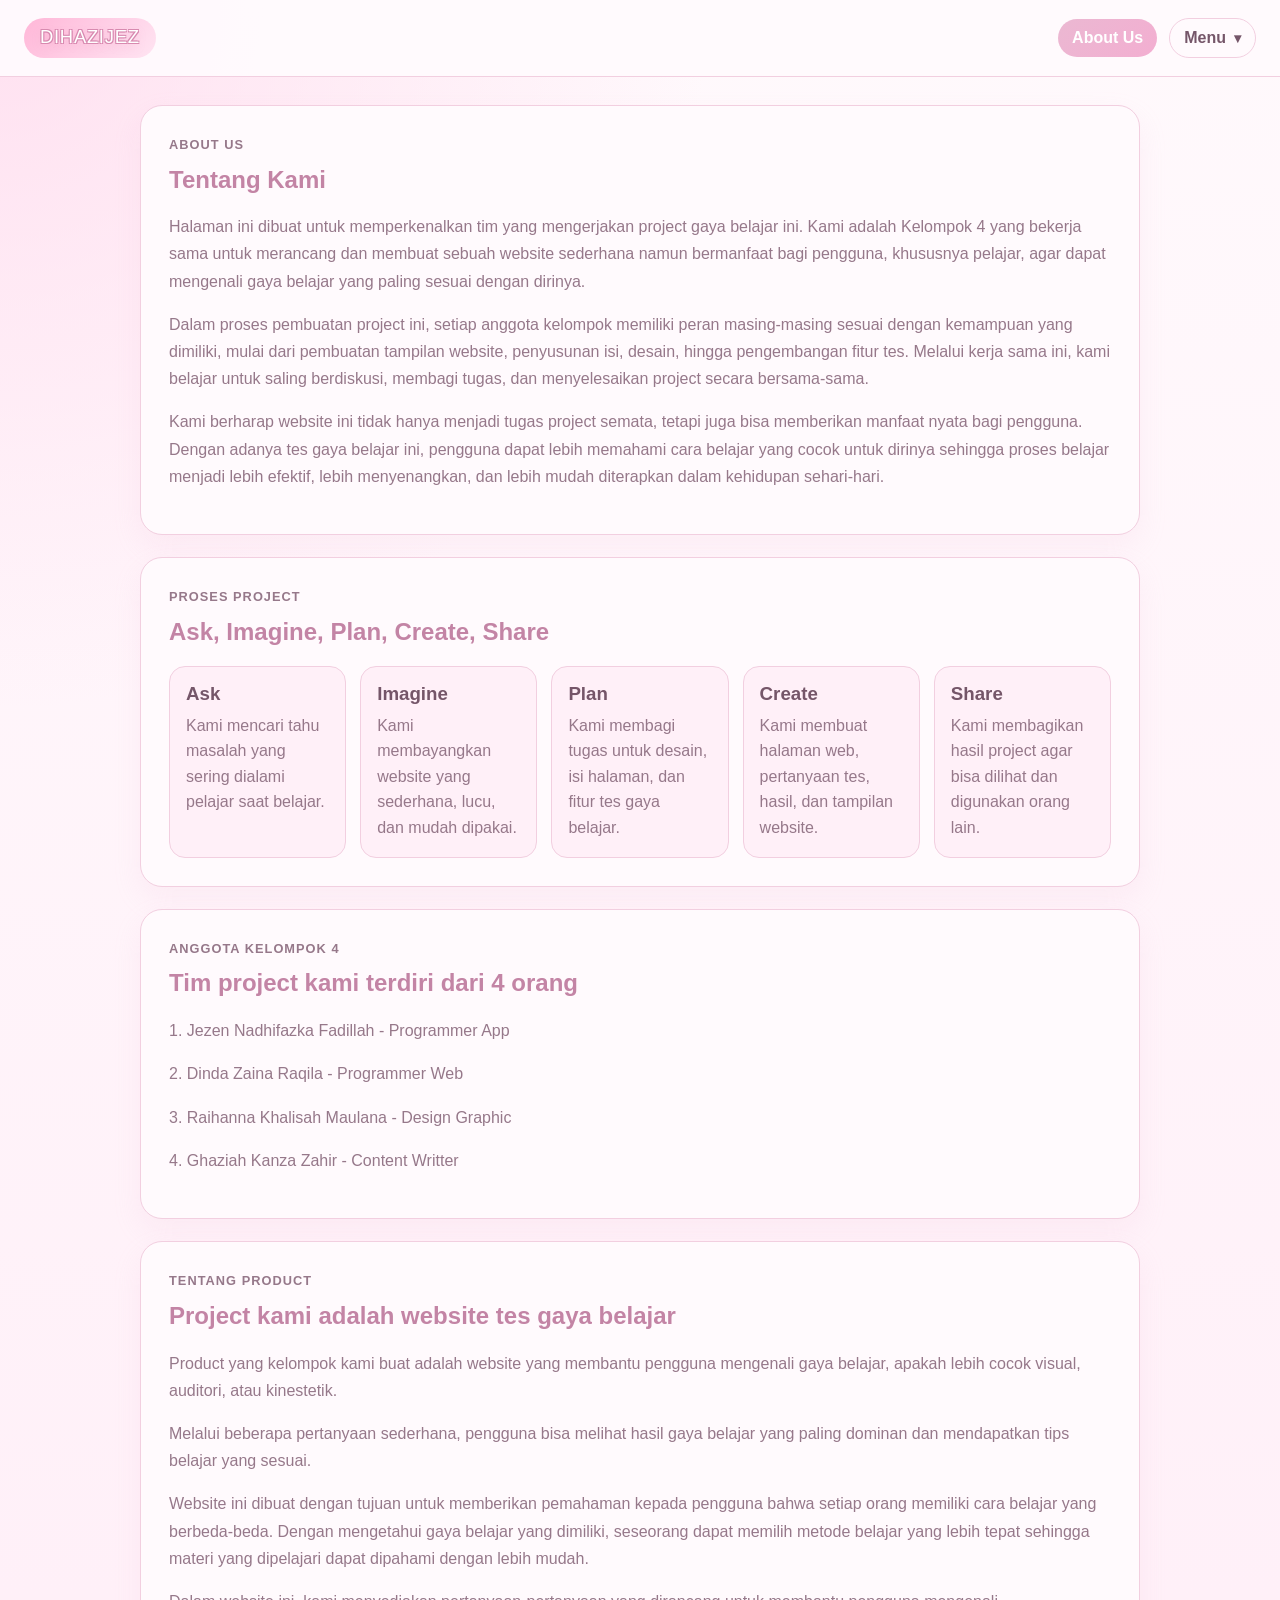
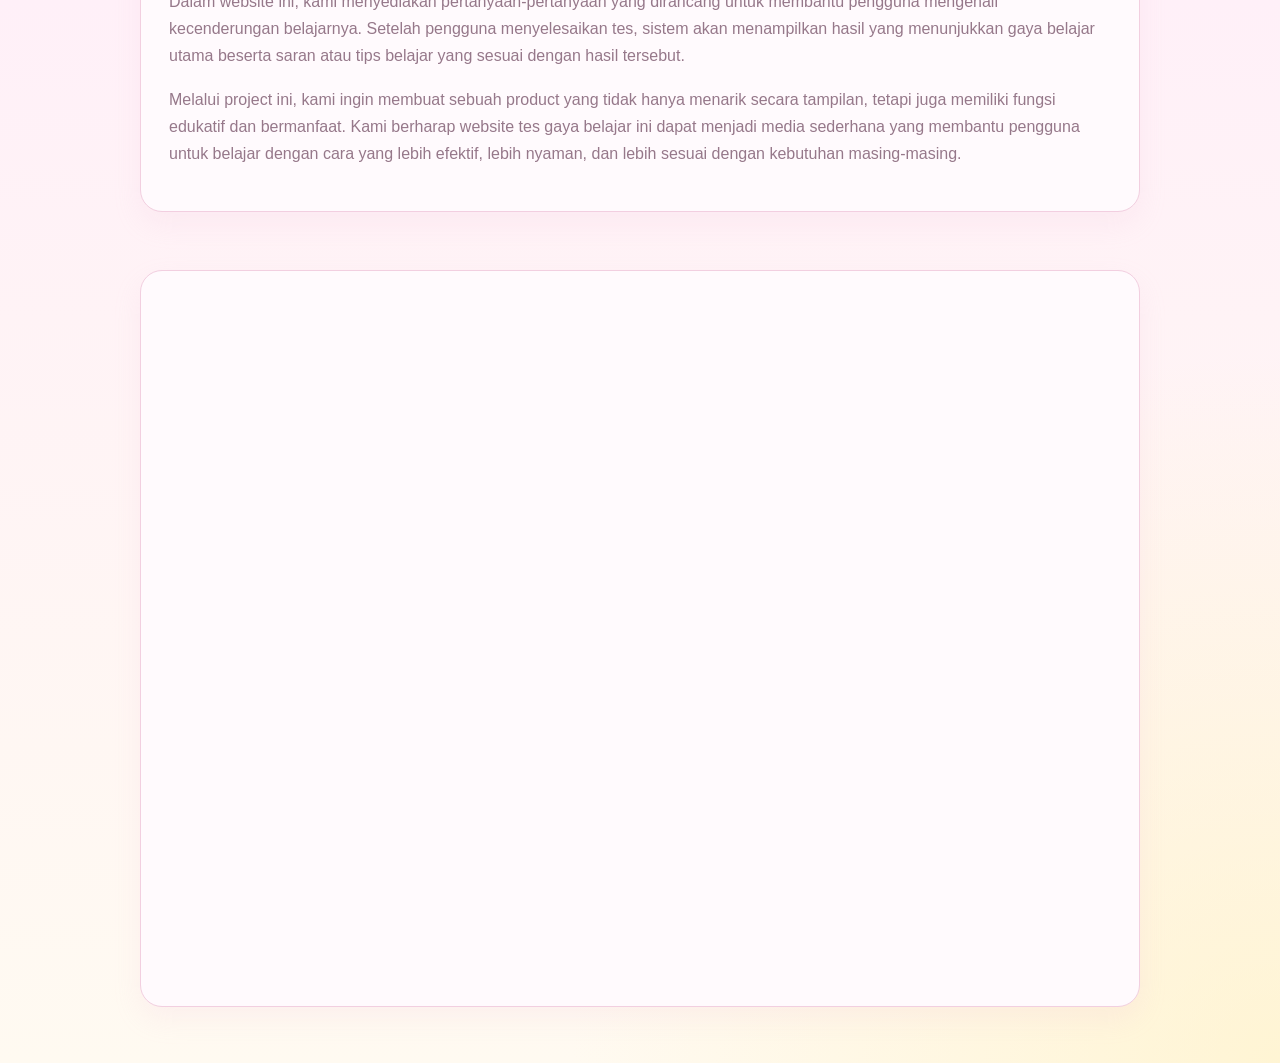
<file: index.html>
<!doctype html>
<html lang="id">
  <head>
    <meta charset="utf-8">
    <meta name="viewport" content="width=device-width, initial-scale=1">
    <title>About Us | Gaya Belajar</title>
    <link rel="stylesheet" href="styles.css">
  </head>
  <body>
    <nav class="navbar">
      <div class="brand">DIHAZIJEZ</div>
      <div class="nav-links">
        <span class="nav-current">About Us</span>
        <details class="nav-dropdown">
          <summary class="nav-trigger">Menu</summary>
          <div class="nav-dropdown-menu">
            <a href="home.html">Home</a>
            <a href="design.html">Design</a>
            <a href="product.html">Product</a>
          </div>
        </details>
      </div>
    </nav>

    <main class="page">
      <section class="card section-card">
        <p class="section-label">About Us</p>
        <h1>Tentang Kami</h1>
        <p>
          Halaman ini dibuat untuk memperkenalkan tim yang mengerjakan project gaya belajar ini.
          Kami adalah Kelompok 4 yang bekerja sama untuk merancang dan membuat sebuah website
          sederhana namun bermanfaat bagi pengguna, khususnya pelajar, agar dapat mengenali
          gaya belajar yang paling sesuai dengan dirinya.
        </p>
        <p>
          Dalam proses pembuatan project ini, setiap anggota kelompok memiliki peran masing-masing
          sesuai dengan kemampuan yang dimiliki, mulai dari pembuatan tampilan website, penyusunan
          isi, desain, hingga pengembangan fitur tes. Melalui kerja sama ini, kami belajar untuk
          saling berdiskusi, membagi tugas, dan menyelesaikan project secara bersama-sama.
        </p>
        <p>
          Kami berharap website ini tidak hanya menjadi tugas project semata, tetapi juga bisa
          memberikan manfaat nyata bagi pengguna. Dengan adanya tes gaya belajar ini, pengguna dapat
          lebih memahami cara belajar yang cocok untuk dirinya sehingga proses belajar menjadi lebih
          efektif, lebih menyenangkan, dan lebih mudah diterapkan dalam kehidupan sehari-hari.
        </p>
      </section>

      <section class="card section-card">
        <p class="section-label">Proses Project</p>
        <h2>Ask, Imagine, Plan, Create, Share</h2>
        <div class="process-list">
          <article class="process-card">
            <h3>Ask</h3>
            <p>Kami mencari tahu masalah yang sering dialami pelajar saat belajar.</p>
          </article>

          <article class="process-card">
            <h3>Imagine</h3>
            <p>Kami membayangkan website yang sederhana, lucu, dan mudah dipakai.</p>
          </article>

          <article class="process-card">
            <h3>Plan</h3>
            <p>Kami membagi tugas untuk desain, isi halaman, dan fitur tes gaya belajar.</p>
          </article>

          <article class="process-card">
            <h3>Create</h3>
            <p>Kami membuat halaman web, pertanyaan tes, hasil, dan tampilan website.</p>
          </article>

          <article class="process-card">
            <h3>Share</h3>
            <p>Kami membagikan hasil project agar bisa dilihat dan digunakan orang lain.</p>
          </article>
        </div>
      </section>

      <section class="card section-card">
        <p class="section-label">Anggota Kelompok 4</p>
        <h2>Tim project kami terdiri dari 4 orang</h2>
        <p>1. Jezen Nadhifazka Fadillah - Programmer App</p>
        <p>2. Dinda Zaina Raqila - Programmer Web</p>
        <p>3. Raihanna Khalisah Maulana - Design Graphic</p>
        <p>4. Ghaziah Kanza Zahir - Content Writter</p>
      </section>

      <section class="card section-card">
        <p class="section-label">Tentang Product</p>
        <h2>Project kami adalah website tes gaya belajar</h2>
        <p>
          Product yang kelompok kami buat adalah website yang membantu pengguna mengenali gaya belajar,
          apakah lebih cocok visual, auditori, atau kinestetik.
        </p>
        <p>
          Melalui beberapa pertanyaan sederhana, pengguna bisa melihat hasil gaya belajar yang paling dominan
          dan mendapatkan tips belajar yang sesuai.
        </p>
        <p>
          Website ini dibuat dengan tujuan untuk memberikan pemahaman kepada pengguna bahwa setiap orang
          memiliki cara belajar yang berbeda-beda. Dengan mengetahui gaya belajar yang dimiliki, seseorang
          dapat memilih metode belajar yang lebih tepat sehingga materi yang dipelajari dapat dipahami
          dengan lebih mudah.
        </p>
        <p>
          Dalam website ini, kami menyediakan pertanyaan-pertanyaan yang dirancang untuk membantu pengguna
          mengenali kecenderungan belajarnya. Setelah pengguna menyelesaikan tes, sistem akan menampilkan
          hasil yang menunjukkan gaya belajar utama beserta saran atau tips belajar yang sesuai dengan hasil tersebut.
        </p>
        <p>
          Melalui project ini, kami ingin membuat sebuah product yang tidak hanya menarik secara tampilan,
          tetapi juga memiliki fungsi edukatif dan bermanfaat. Kami berharap website tes gaya belajar ini
          dapat menjadi media sederhana yang membantu pengguna untuk belajar dengan cara yang lebih efektif,
          lebih nyaman, dan lebih sesuai dengan kebutuhan masing-masing.
        </p>
      </section>

      <br>
      <br>

      <section class="card embed-card">
        <iframe
          src="https://www.canva.com/design/DAHCYqIVzfM/KktYaF7nyShPlvq_w7BbAQ/view?embed"
          title="Canva design preview"
          loading="lazy"
          allow="fullscreen; autoplay; clipboard-write"
          allowfullscreen
        ></iframe>
      </section>
    </main>
  </body>
</html>
</file>
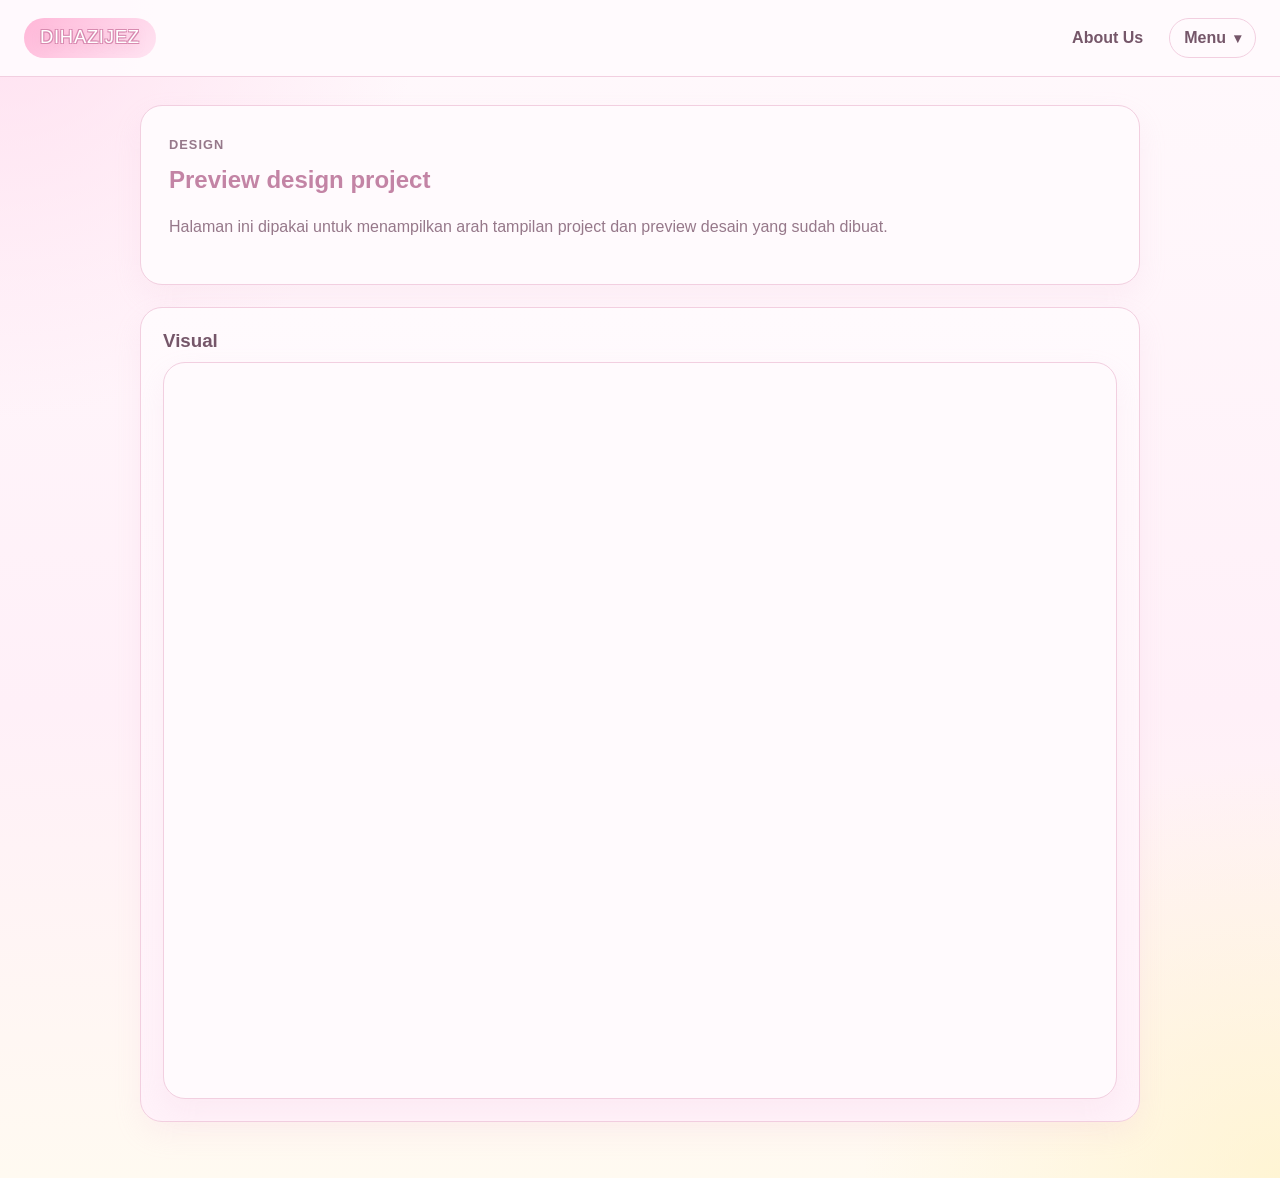
<file: design.html>
<!doctype html>
<html lang="id">
  <head>
    <meta charset="utf-8">
    <meta name="viewport" content="width=device-width, initial-scale=1">
    <title>Design | Gaya Belajar</title>
    <link rel="stylesheet" href="styles.css">
  </head>
  <body>
    <nav class="navbar">
      <div class="brand">DIHAZIJEZ</div>
      <div class="nav-links">
        <a href="AboutUs.html">About Us</a>
        <details class="nav-dropdown">
          <summary class="nav-trigger">Menu</summary>
          <div class="nav-dropdown-menu">
            <a href="index.html">Home</a>
            <span class="nav-dropdown-current">Design</span>
            <a href="product.html">Product</a>
          </div>
        </details>
      </div>
    </nav>

    <main class="page">
      <section class="card section-card">
        <p class="section-label">Design</p>
        <h1>Preview design project</h1>
        <p>
          Halaman ini dipakai untuk menampilkan arah tampilan project dan preview desain yang sudah dibuat.
        </p>
      </section>
      <div class="learn list">
          <article class="card simple-card">
            <h3>Visual</h3>
            <section class="card embed-card">
        <iframe
          src="https://www.canva.com/design/DAHI3rjJa34/7gCL6hKqvigWG7xijfj4xA/view?embed"
          title="Canva design preview"
          loading="lazy"
          allow="fullscreen; autoplay; clipboard-write"
          allowfullscreen
        ></iframe>
      </section>
    </main>
  </body>
</html>
</file>
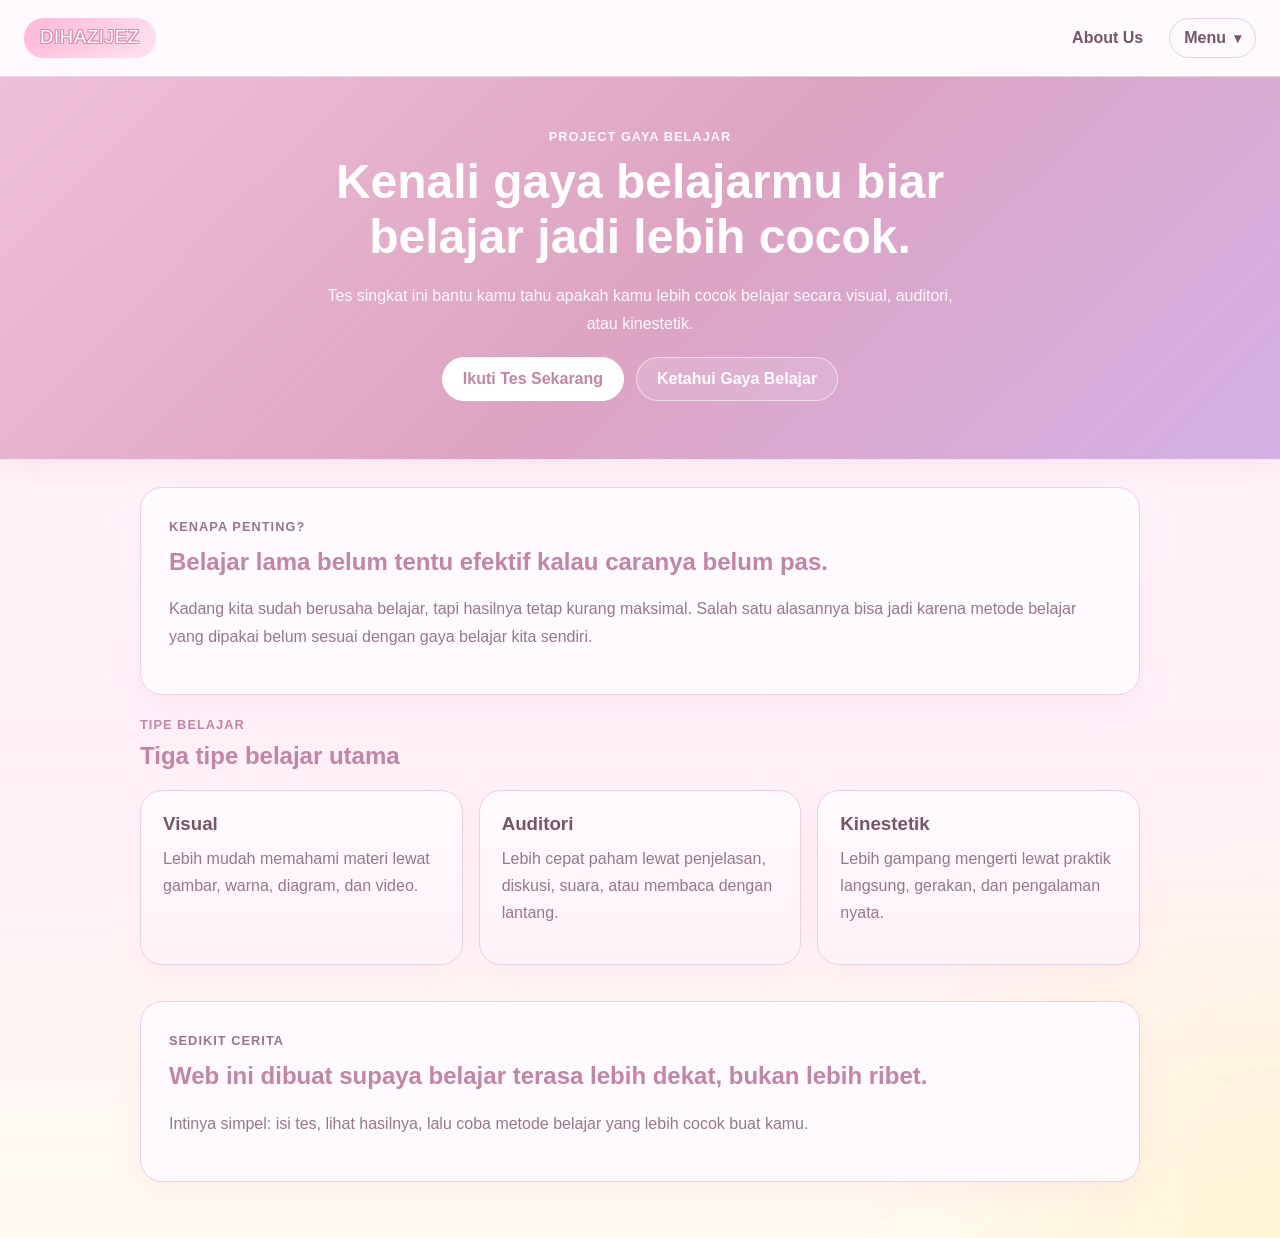
<file: home.html>
<!doctype html>
<html lang="id">
  <head>
    <meta charset="utf-8">
    <meta name="viewport" content="width=device-width, initial-scale=1">
    <title>Home | Gaya Belajar</title>
    <link rel="stylesheet" href="styles.css">
  </head>
  <body>
    <nav class="navbar">
      <div class="brand">DIHAZIJEZ</div>
      <div class="nav-links">
        <a href="index.html">About Us</a>
        <details class="nav-dropdown">
          <summary class="nav-trigger">Menu</summary>
          <div class="nav-dropdown-menu">
            <span class="nav-dropdown-current">Home</span>
            <a href="design.html">Design</a>
            <a href="product.html">Product</a>
          </div>
        </details>
      </div>
    </nav>
    
    <section class="hero-banner">
      <div class="hero-banner-inner">
        <p class="eyebrow hero-eyebrow">Project Gaya Belajar</p>
        <h1>Kenali gaya belajarmu biar belajar jadi lebih cocok.</h1>
        <p class="lead hero-lead">
          Tes singkat ini bantu kamu tahu apakah kamu lebih cocok belajar secara visual, auditori, atau kinestetik.
        </p>
        <div class="hero-actions hero-actions-center">
          <a class="button button-light" href="product.html">Ikuti Tes Sekarang</a>
          <a class="button button-outline-light" href="#tipe-belajar">Ketahui Gaya Belajar</a>
        </div>
      </div>
    </section>

    <main class="page">
      <section class="card section-card">
        <p class="section-label">Kenapa penting?</p>
        <h2>Belajar lama belum tentu efektif kalau caranya belum pas.</h2>
        <p>
          Kadang kita sudah berusaha belajar, tapi hasilnya tetap kurang maksimal.
          Salah satu alasannya bisa jadi karena metode belajar yang dipakai belum sesuai
          dengan gaya belajar kita sendiri.
        </p>
      </section>

      <section class="section-block">
        <div class="section-heading">
          <p class="section-label">Tipe Belajar</p>
          <h2 id="tipe-belajar">Tiga tipe belajar utama</h2>
        </div>

        <div class="grid grid-3">
          <article class="card simple-card">
            <h3>Visual</h3>
            <p>Lebih mudah memahami materi lewat gambar, warna, diagram, dan video.</p>
          </article>

          <article class="card simple-card">
            <h3>Auditori</h3>
            <p>Lebih cepat paham lewat penjelasan, diskusi, suara, atau membaca dengan lantang.</p>
          </article>

          <article class="card simple-card">
            <h3>Kinestetik</h3>
            <p>Lebih gampang mengerti lewat praktik langsung, gerakan, dan pengalaman nyata.</p>
          </article>
        </div>
      </section>

      <br>
      <br>

      <section class="card section-card">
        <p class="section-label">Sedikit cerita</p>
        <h2>Web ini dibuat supaya belajar terasa lebih dekat, bukan lebih ribet.</h2>
        <p>
          Intinya simpel: isi tes, lihat hasilnya, lalu coba metode belajar yang lebih cocok buat kamu.
        </p>
      </section>
    </main>
  </body>
</html>
</file>
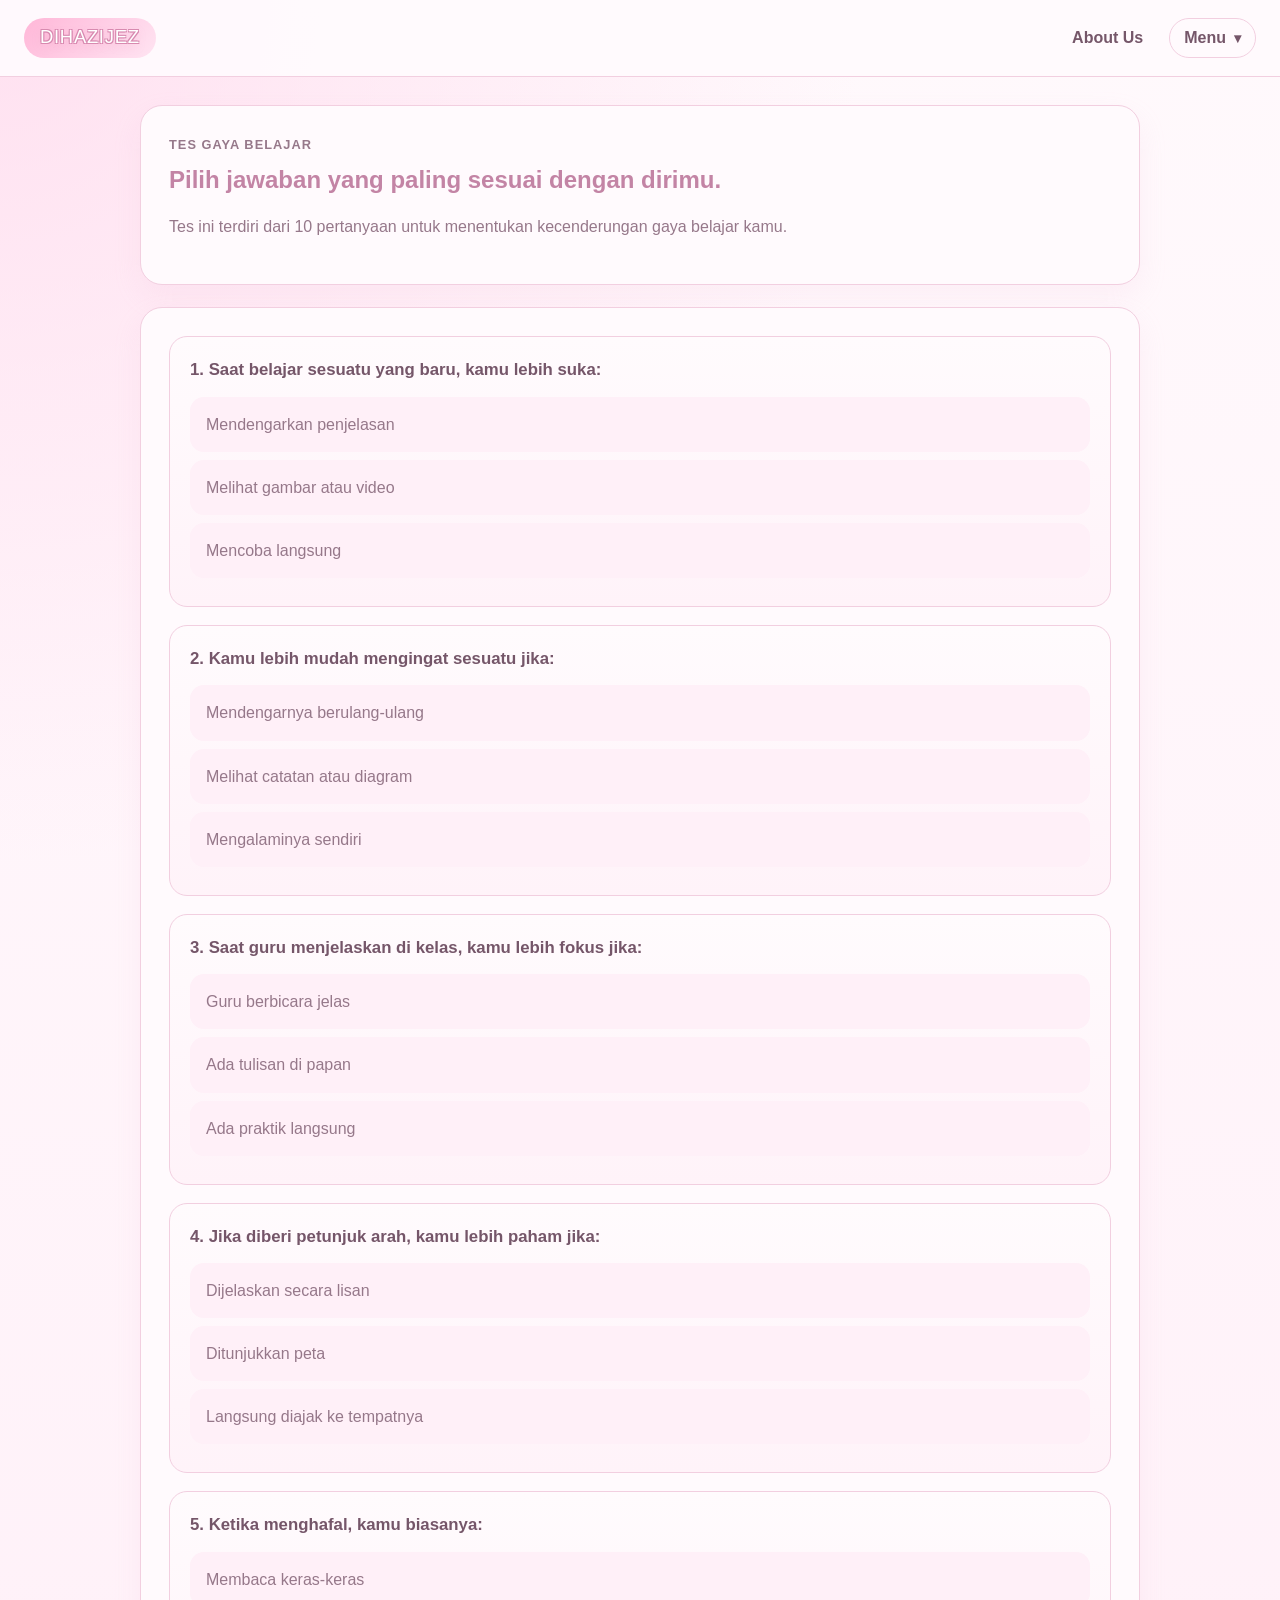
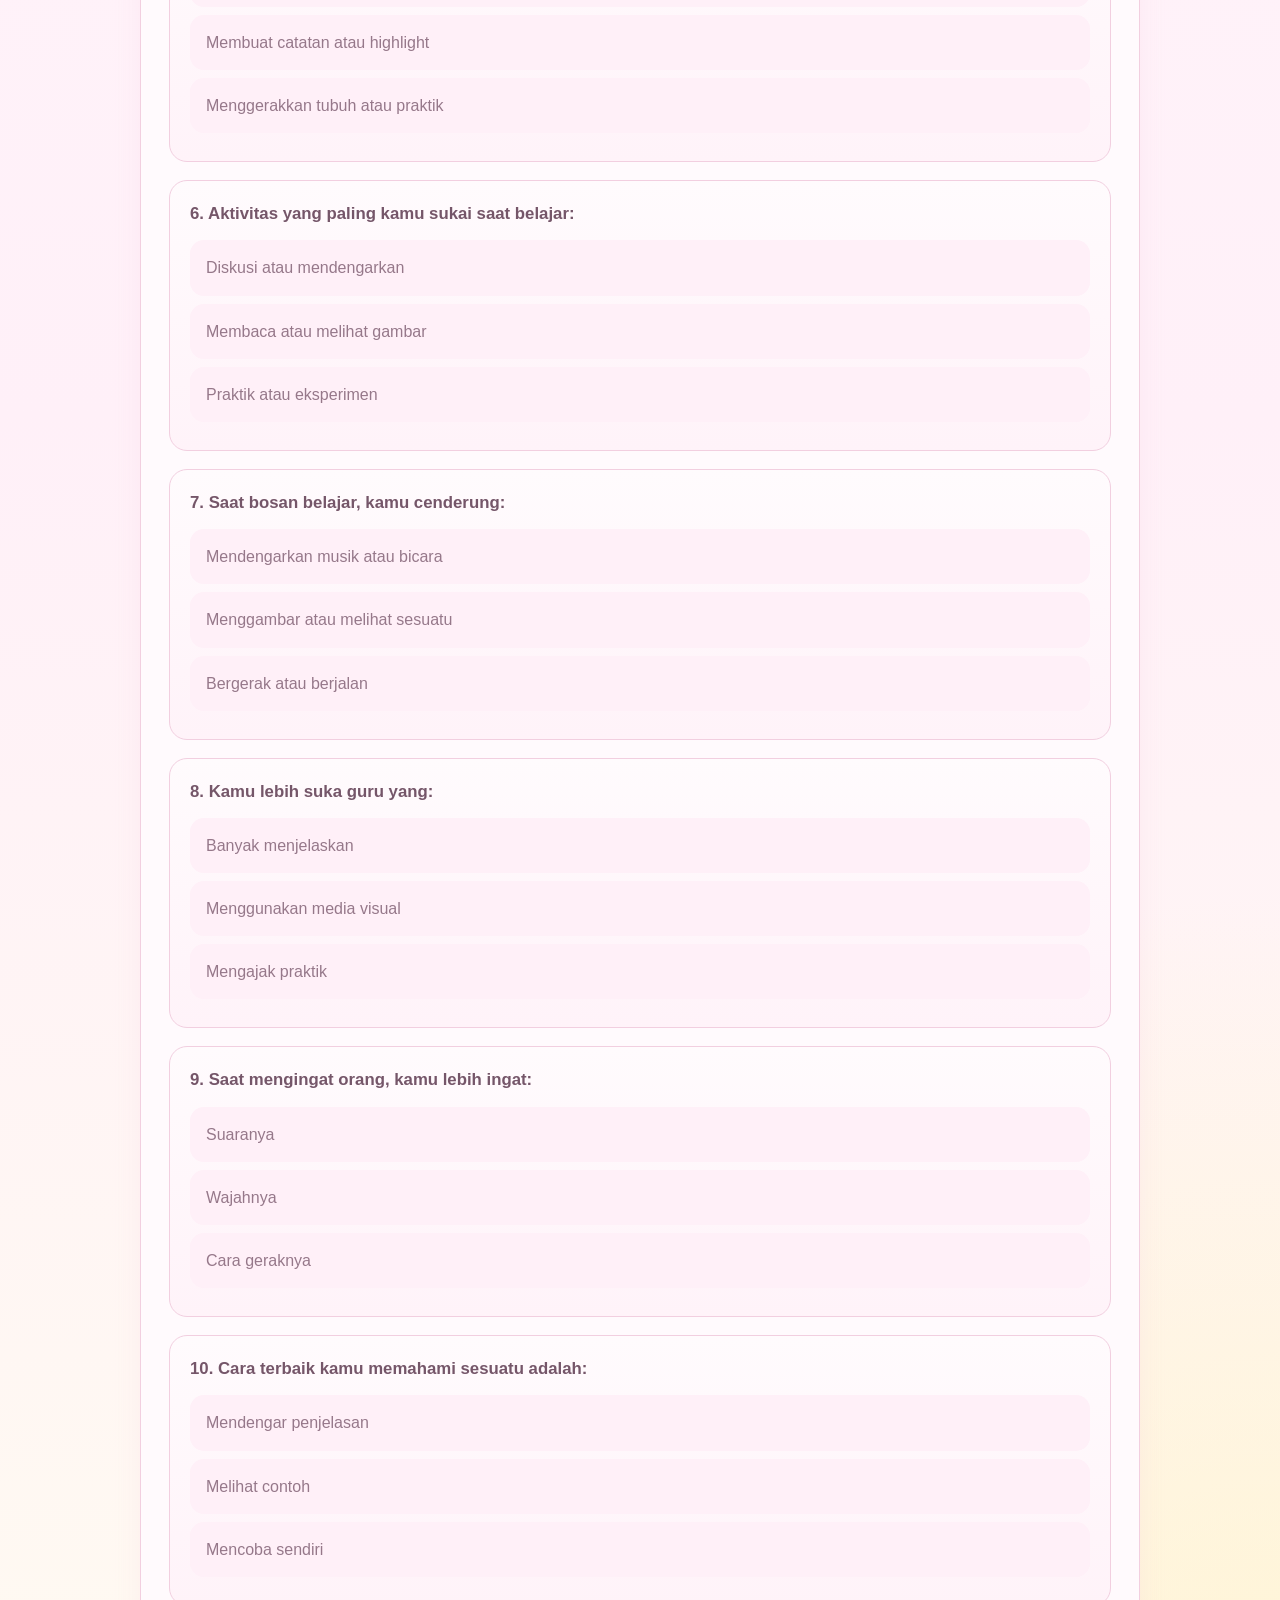
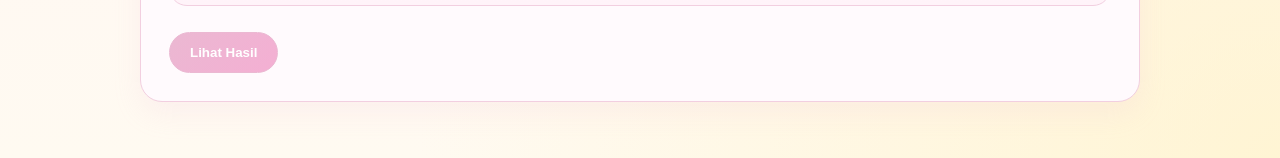
<file: product.html>
<!doctype html>
<html lang="id">
  <head>
    <meta charset="utf-8">
    <meta name="viewport" content="width=device-width, initial-scale=1">
    <title>Product | Gaya Belajar</title>
    <link rel="stylesheet" href="styles.css">
  </head>
  <body>
    <nav class="navbar">
      <div class="brand">DIHAZIJEZ</div>
      <div class="nav-links">
        <a href="AboutUs.html">About Us</a>
        <details class="nav-dropdown">
          <summary class="nav-trigger">Menu</summary>
          <div class="nav-dropdown-menu">
            <a href="index.html">Home</a>
            <a href="design.html">Design</a>
            <span class="nav-dropdown-current">Product</span>
          </div>
        </details>
      </div>
    </nav>

    <main class="page">
      <section class="card section-card">
        <p class="section-label">Tes Gaya Belajar</p>
        <h1>Pilih jawaban yang paling sesuai dengan dirimu.</h1>
        <p>Tes ini terdiri dari 10 pertanyaan untuk menentukan kecenderungan gaya belajar kamu.</p>
      </section>

      <section class="card quiz-card">
        <form id="learning-style-form">
          <div class="question">
            <h3>1. Saat belajar sesuatu yang baru, kamu lebih suka:</h3>
            <label class="option"><input type="radio" name="q1" value="A" required><span>Mendengarkan penjelasan</span></label>
            <label class="option"><input type="radio" name="q1" value="B"><span>Melihat gambar atau video</span></label>
            <label class="option"><input type="radio" name="q1" value="C"><span>Mencoba langsung</span></label>
          </div>

          <div class="question">
            <h3>2. Kamu lebih mudah mengingat sesuatu jika:</h3>
            <label class="option"><input type="radio" name="q2" value="A" required><span>Mendengarnya berulang-ulang</span></label>
            <label class="option"><input type="radio" name="q2" value="B"><span>Melihat catatan atau diagram</span></label>
            <label class="option"><input type="radio" name="q2" value="C"><span>Mengalaminya sendiri</span></label>
          </div>

          <div class="question">
            <h3>3. Saat guru menjelaskan di kelas, kamu lebih fokus jika:</h3>
            <label class="option"><input type="radio" name="q3" value="A" required><span>Guru berbicara jelas</span></label>
            <label class="option"><input type="radio" name="q3" value="B"><span>Ada tulisan di papan</span></label>
            <label class="option"><input type="radio" name="q3" value="C"><span>Ada praktik langsung</span></label>
          </div>

          <div class="question">
            <h3>4. Jika diberi petunjuk arah, kamu lebih paham jika:</h3>
            <label class="option"><input type="radio" name="q4" value="A" required><span>Dijelaskan secara lisan</span></label>
            <label class="option"><input type="radio" name="q4" value="B"><span>Ditunjukkan peta</span></label>
            <label class="option"><input type="radio" name="q4" value="C"><span>Langsung diajak ke tempatnya</span></label>
          </div>

          <div class="question">
            <h3>5. Ketika menghafal, kamu biasanya:</h3>
            <label class="option"><input type="radio" name="q5" value="A" required><span>Membaca keras-keras</span></label>
            <label class="option"><input type="radio" name="q5" value="B"><span>Membuat catatan atau highlight</span></label>
            <label class="option"><input type="radio" name="q5" value="C"><span>Menggerakkan tubuh atau praktik</span></label>
          </div>

          <div class="question">
            <h3>6. Aktivitas yang paling kamu sukai saat belajar:</h3>
            <label class="option"><input type="radio" name="q6" value="A" required><span>Diskusi atau mendengarkan</span></label>
            <label class="option"><input type="radio" name="q6" value="B"><span>Membaca atau melihat gambar</span></label>
            <label class="option"><input type="radio" name="q6" value="C"><span>Praktik atau eksperimen</span></label>
          </div>

          <div class="question">
            <h3>7. Saat bosan belajar, kamu cenderung:</h3>
            <label class="option"><input type="radio" name="q7" value="A" required><span>Mendengarkan musik atau bicara</span></label>
            <label class="option"><input type="radio" name="q7" value="B"><span>Menggambar atau melihat sesuatu</span></label>
            <label class="option"><input type="radio" name="q7" value="C"><span>Bergerak atau berjalan</span></label>
          </div>

          <div class="question">
            <h3>8. Kamu lebih suka guru yang:</h3>
            <label class="option"><input type="radio" name="q8" value="A" required><span>Banyak menjelaskan</span></label>
            <label class="option"><input type="radio" name="q8" value="B"><span>Menggunakan media visual</span></label>
            <label class="option"><input type="radio" name="q8" value="C"><span>Mengajak praktik</span></label>
          </div>

          <div class="question">
            <h3>9. Saat mengingat orang, kamu lebih ingat:</h3>
            <label class="option"><input type="radio" name="q9" value="A" required><span>Suaranya</span></label>
            <label class="option"><input type="radio" name="q9" value="B"><span>Wajahnya</span></label>
            <label class="option"><input type="radio" name="q9" value="C"><span>Cara geraknya</span></label>
          </div>

          <div class="question">
            <h3>10. Cara terbaik kamu memahami sesuatu adalah:</h3>
            <label class="option"><input type="radio" name="q10" value="A" required><span>Mendengar penjelasan</span></label>
            <label class="option"><input type="radio" name="q10" value="B"><span>Melihat contoh</span></label>
            <label class="option"><input type="radio" name="q10" value="C"><span>Mencoba sendiri</span></label>
          </div>

          <button class="button button-primary submit-button" type="submit">Lihat Hasil</button>
        </form>
      </section>
    </main>

    <script src="scripts.js"></script>
  </body>
</html>
</file>
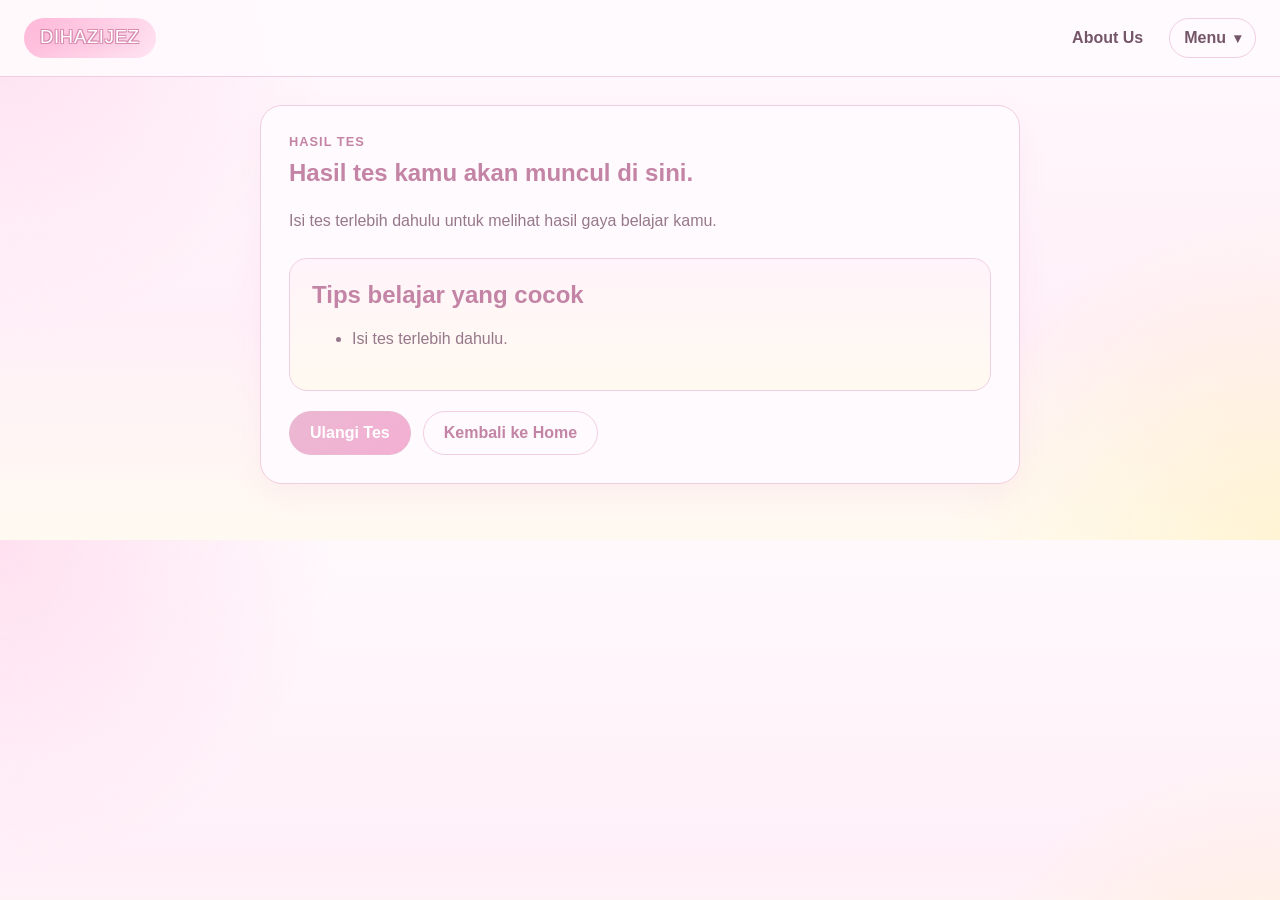
<file: result.html>
<!doctype html>
<html lang="id">
  <head>
    <meta charset="utf-8">
    <meta name="viewport" content="width=device-width, initial-scale=1">
    <title>Hasil | Gaya Belajar</title>
    <link rel="stylesheet" href="styles.css">
  </head>
  <body>
    <nav class="navbar">
      <div class="brand">DIHAZIJEZ</div>
      <div class="nav-links">
        <a href="AboutUs.html">About Us</a>
        <details class="nav-dropdown">
          <summary class="nav-trigger">Menu</summary>
          <div class="nav-dropdown-menu">
            <a href="index.html">Home</a>
            <a href="design.html">Design</a>
            <a href="product.html">Product</a>
          </div>
        </details>
      </div>
    </nav>

    <main class="page">
      <section class="card result-wrap">
        <p class="section-label">Hasil Tes</p>
        <h1 id="result-title">Hasil tes kamu akan muncul di sini.</h1>
        <p id="result-description">Isi tes terlebih dahulu untuk melihat hasil gaya belajar kamu.</p>

        <div class="tips-box">
          <h2>Tips belajar yang cocok</h2>
          <ul id="result-tips">
            <li>Isi tes terlebih dahulu.</li>
          </ul>
        </div>

        <div class="hero-actions">
          <a class="button button-primary" href="product.html">Ulangi Tes</a>
          <a class="button button-secondary" href="index.html">Kembali ke Home</a>
        </div>
      </section>
    </main>

    <script src="scripts.js"></script>
  </body>
</html>
</file>
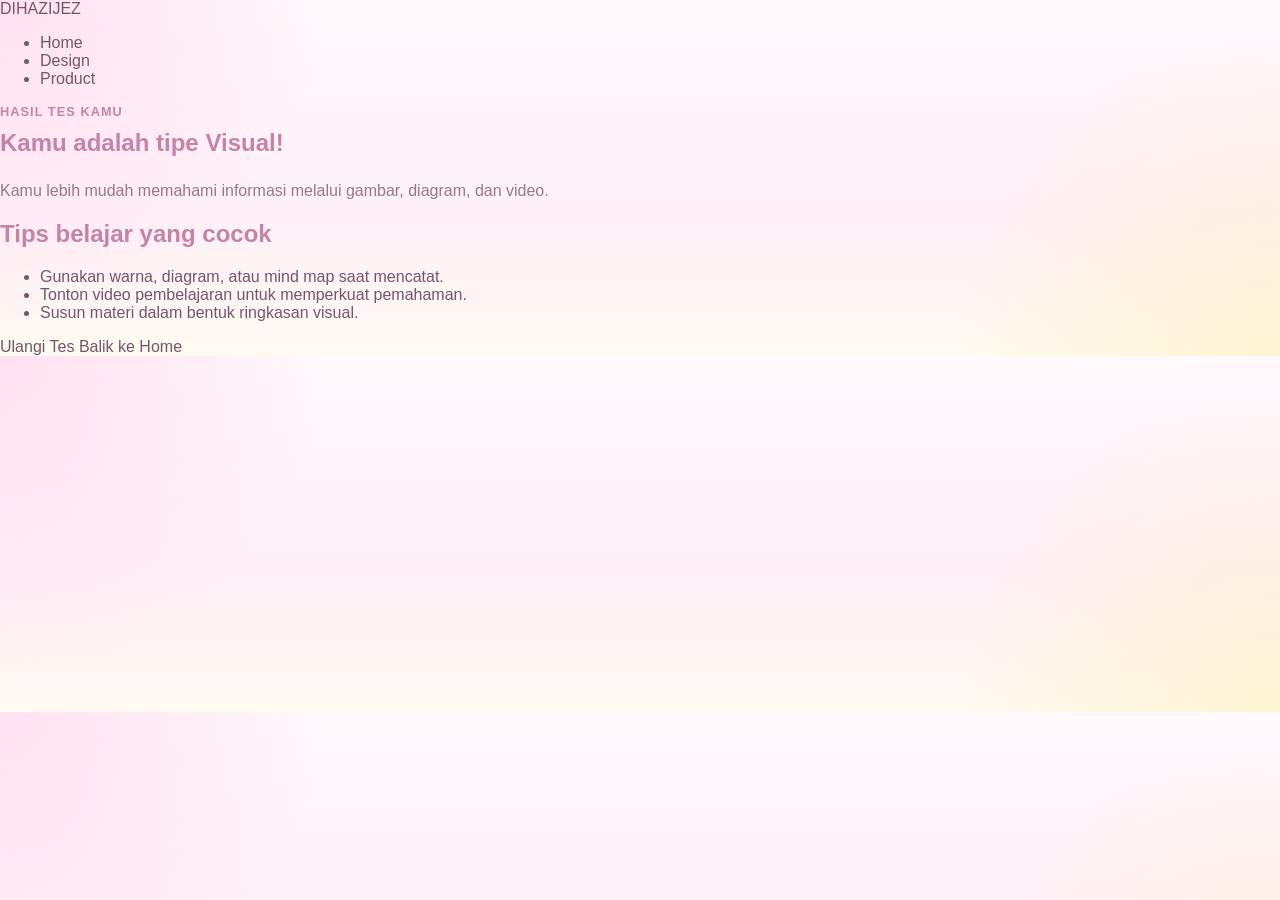
<file: Result.html>
<!doctype html>
<html lang="id">
  <head>
    <meta charset="utf-8">
    <meta name="viewport" content="width=device-width, initial-scale=1">
    <title>Hasil Gaya Belajar</title>
    <link rel="stylesheet" href="styles.css">
  </head>
  <body class="page-result">
    <nav class="menu" aria-label="Navigasi utama">
      <div class="menu-inner">
        <div class="brand-mark">DIHAZIJEZ</div>
        <ul class="menu-list">
          <li><a href="index.html">Home</a></li>
          <li><a href="design.html">Design</a></li>
          <li><a href="product.html">Product</a></li>
        </ul>
      </div>
    </nav>

    <main class="result-page">
      <section class="result-card result-card-large">
        <p class="eyebrow">Hasil Tes Kamu</p>
        <h1 id="result-title">Kamu adalah tipe Visual!</h1>
        <p id="result-description">
          Kamu lebih mudah memahami informasi melalui gambar, diagram, dan video.
        </p>

        <div class="tips-card">
          <h2>Tips belajar yang cocok</h2>
          <ul id="result-tips" class="tips-list">
            <li>Gunakan warna, diagram, atau mind map saat mencatat.</li>
            <li>Tonton video pembelajaran untuk memperkuat pemahaman.</li>
            <li>Susun materi dalam bentuk ringkasan visual.</li>
          </ul>
        </div>

        <div class="result-actions">
          <a href="product.html" class="btn-start">Ulangi Tes</a>
          <a href="index.html" class="btn-secondary">Balik ke Home</a>
        </div>
      </section>
    </main>

    <script src="scripts.js"></script>
  </body>
</html>
</file>
<file: styles.css>
@import url("https://fonts.googleapis.com/css2?family=Cherry+Bomb+One&display=swap");

:root {
  --bg: #fff6fb;
  --surface: #fffafd;
  --surface-soft: #fff0f8;
  --border: #f2cfe0;
  --text: #755669;
  --text-soft: #96788a;
  --primary: #ebb8d2;
  --primary-dark: #c384a5;
  --accent: #fff0c2;
  --shadow: 0 12px 28px rgba(235, 184, 210, 0.14);
  --radius: 22px;
}

* {
  box-sizing: border-box;
}

html {
  scroll-behavior: smooth;
}

body {
  margin: 0;
  font-family: "Avenir Next", "Trebuchet MS", Arial, sans-serif;
  color: var(--text);
  background:
    radial-gradient(circle at top left, rgba(255, 214, 235, 0.7), transparent 24%),
    radial-gradient(circle at bottom right, rgba(255, 238, 176, 0.45), transparent 24%),
    linear-gradient(180deg, #fff9fc 0%, #fff0f8 60%, #fffaf1 100%);
}

a {
  color: inherit;
  text-decoration: none;
}

.navbar {
  position: sticky;
  top: 0;
  z-index: 10;
  display: flex;
  justify-content: space-between;
  align-items: center;
  gap: 20px;
  padding: 18px 24px;
  background: rgba(255, 250, 253, 0.96);
  border-bottom: 1px solid var(--border);
}

.brand {
  padding: 8px 16px 10px;
  border-radius: 999px;
  background: linear-gradient(135deg, #ffb7d8 0%, #ffe4f2 100%);
  font-family: "Cherry Bomb One", "Trebuchet MS", Arial, sans-serif;
  font-size: 1.15rem;
  font-weight: 400;
  letter-spacing: 0.04em;
  color: #ffffff;
  text-shadow:
    -1px -1px 0 #d88ab0,
    1px -1px 0 #d88ab0,
    -1px 1px 0 #d88ab0,
    1px 1px 0 #d88ab0,
    0 3px 10px rgba(216, 138, 176, 0.25);
}

.nav-links {
  display: flex;
  gap: 12px;
  align-items: center;
  flex-wrap: wrap;
}

.nav-links a,
.nav-current {
  padding: 10px 14px;
  border-radius: 999px;
  font-weight: 600;
}

.nav-links a:hover {
  background: var(--surface-soft);
}

.nav-current {
  background: linear-gradient(135deg, var(--primary) 0%, #f3aed1 100%);
  color: #ffffff;
}

.nav-dropdown {
  position: relative;
}

.nav-trigger,
.nav-dropdown-current {
  display: inline-flex;
  align-items: center;
  justify-content: center;
  padding: 10px 14px;
  border: 1px solid var(--border);
  border-radius: 999px;
  background: var(--surface);
  font-weight: 600;
  color: var(--text);
  cursor: pointer;
  list-style: none;
}

.nav-trigger::-webkit-details-marker {
  display: none;
}

.nav-trigger::after {
  content: "▾";
  margin-left: 8px;
  font-size: 0.85rem;
}

.nav-dropdown[open] .nav-trigger {
  background: linear-gradient(135deg, var(--primary) 0%, #f3aed1 100%);
  color: #ffffff;
  border-color: var(--primary);
}

.nav-dropdown-menu {
  position: absolute;
  top: calc(100% + 10px);
  right: 0;
  min-width: 180px;
  display: grid;
  gap: 8px;
  padding: 12px;
  background: rgba(255, 250, 253, 0.98);
  border: 1px solid var(--border);
  border-radius: 18px;
  box-shadow: var(--shadow);
}

.nav-dropdown:not([open]) .nav-dropdown-menu {
  display: none;
}

.nav-dropdown-menu a,
.nav-dropdown-current {
  width: 100%;
  justify-content: flex-start;
}

.nav-dropdown-current {
  background: linear-gradient(135deg, var(--primary) 0%, #f3aed1 100%);
  border-color: var(--primary);
  color: #ffffff;
}

.page {
  width: min(1000px, calc(100% - 32px));
  margin: 28px auto 56px;
}

.card {
  background: var(--surface);
  border: 1px solid var(--border);
  border-radius: var(--radius);
  box-shadow: var(--shadow);
}

.hero,
.section-card,
.quiz-card,
.result-wrap,
.embed-card {
  padding: 28px;
}

.section-card {
  margin-bottom: 22px;
}

.hero {
  margin-bottom: 22px;
}

.hero-banner {
  width: 100%;
  margin-bottom: 28px;
  background: linear-gradient(135deg, #efbfd7 0%, #dda4c2 52%, #d4b1e6 100%);
  color: #ffffff;
  overflow: hidden;
  box-shadow: 0 10px 26px rgba(195, 132, 165, 0.12);
}

.hero-banner-inner {
  width: min(1000px, calc(100% - 32px));
  margin: 0 auto;
  padding: 52px 20px 58px;
  text-align: center;
}

.eyebrow,
.section-label {
  margin: 0 0 10px;
  color: var(--primary-dark);
  font-size: 0.8rem;
  font-weight: 700;
  letter-spacing: 0.08em;
  text-transform: uppercase;
}

h1,
h2,
h3,
p {
  margin-top: 0;
}

h1,
h2 {
  color: var(--primary-dark);
}

h1 {
  font-family: "Avenir Next", "Helvetica Neue", Arial, sans-serif;
  font-style: normal;
  line-height: 1.15;
  font-weight: 700;
}

.hero-banner h1 {
  max-width: 760px;
  margin: 0 auto 18px;
  color: #ffffff;
  font-size: clamp(1.9rem, 4vw, 3rem);
}

h2,
h3,
.brand,
.button,
.nav-links a,
.nav-current {
  font-family: "Avenir Next", "Trebuchet MS", Arial, sans-serif;
}

.lead,
.section-card p,
.simple-card p,
.question span,
#result-description,
.tips-box li {
  color: var(--text-soft);
  line-height: 1.7;
}

.hero-actions {
  display: flex;
  gap: 12px;
  flex-wrap: wrap;
  margin-top: 20px;
}

.hero-actions-center {
  justify-content: center;
}

.button {
  display: inline-flex;
  align-items: center;
  justify-content: center;
  padding: 12px 20px;
  border-radius: 999px;
  font-weight: 600;
  border: 1px solid var(--border);
}

.button-primary {
  background: linear-gradient(135deg, var(--primary) 0%, #f4afd3 100%);
  border-color: var(--primary);
  color: #ffffff;
}

.button-secondary {
  background: var(--surface);
  color: var(--primary-dark);
}

.button-light {
  background: #ffffff;
  color: var(--primary-dark);
  border-color: #ffffff;
}

.button-outline-light {
  background: rgba(255, 255, 255, 0.12);
  color: #ffffff;
  border-color: rgba(255, 255, 255, 0.55);
}

.hero-eyebrow {
  color: rgba(255, 255, 255, 0.92);
}

.hero-lead {
  max-width: 640px;
  margin: 0 auto;
  color: rgba(255, 255, 255, 0.92);
}

.section-block {
  margin: 0;
}

.learning-main {
  margin-bottom: 22px;
}

.section-heading {
  margin-bottom: 14px;
}

.learning-list {
  display: grid;
  grid-template-columns: repeat(3, minmax(0, 1fr));
  gap: 16px;
}

.grid {
  display: grid;
  gap: 16px;
}

.grid-3 {
  grid-template-columns: repeat(3, minmax(0, 1fr));
}

.simple-card {
  padding: 22px;
  background: linear-gradient(180deg, #fffafd 0%, #fff2f9 100%);
}

.simple-card h3 {
  margin-bottom: 10px;
  font-family: "Avenir Next", "Helvetica Neue", Arial, sans-serif;
}

.process-list {
  display: grid;
  grid-template-columns: repeat(5, minmax(0, 1fr));
  gap: 14px;
  margin-top: 18px;
}

.process-card {
  padding: 16px;
  border: 1px solid var(--border);
  border-radius: 16px;
  background: var(--surface-soft);
}

.process-card h3 {
  margin-bottom: 8px;
}

.process-card p {
  margin-bottom: 0;
  color: var(--text-soft);
  line-height: 1.6;
}

.question {
  margin-bottom: 18px;
  padding: 20px;
  border: 1px solid var(--border);
  border-radius: 18px;
  background: linear-gradient(180deg, #fffbfd 0%, #fff3f9 100%);
}

.question h3 {
  margin-bottom: 14px;
  font-size: 1.05rem;
  line-height: 1.5;
}

.option {
  display: block;
  margin: 8px 0;
  cursor: pointer;
}

.option input {
  position: absolute;
  opacity: 0;
}

.option span {
  display: block;
  padding: 12px 14px;
  border-radius: 14px;
  background: var(--surface-soft);
  border: 2px solid transparent;
}

.option input:checked + span {
  border-color: var(--primary);
  background: #ffddea;
  color: var(--primary-dark);
  font-weight: 700;
}

.submit-button {
  margin-top: 8px;
}

.result-wrap {
  max-width: 760px;
  margin: 0 auto;
}

.tips-box {
  margin-top: 24px;
  padding: 22px;
  border-radius: 18px;
  background: linear-gradient(180deg, #fff4fa 0%, #fffaf0 100%);
  border: 1px solid var(--border);
}

.tips-box h2 {
  margin-bottom: 12px;
}

.embed-card iframe {
  width: 100%;
  min-height: 75vh;
  border: none;
  border-radius: 14px;
}

@media (max-width: 768px) {
  .navbar {
    flex-direction: column;
    align-items: flex-start;
  }

  .nav-dropdown-menu {
    left: 0;
    right: auto;
  }

  .learning-list {
    grid-template-columns: 1fr;
  }

  .grid-3 {
    grid-template-columns: 1fr;
  }

  .process-list {
    grid-template-columns: 1fr;
  }

  .hero,
  .section-card,
  .quiz-card,
  .result-wrap,
  .embed-card {
    padding: 22px 18px;
  }

  .hero-banner-inner {
    padding: 40px 18px 44px;
  }
}
</file>
